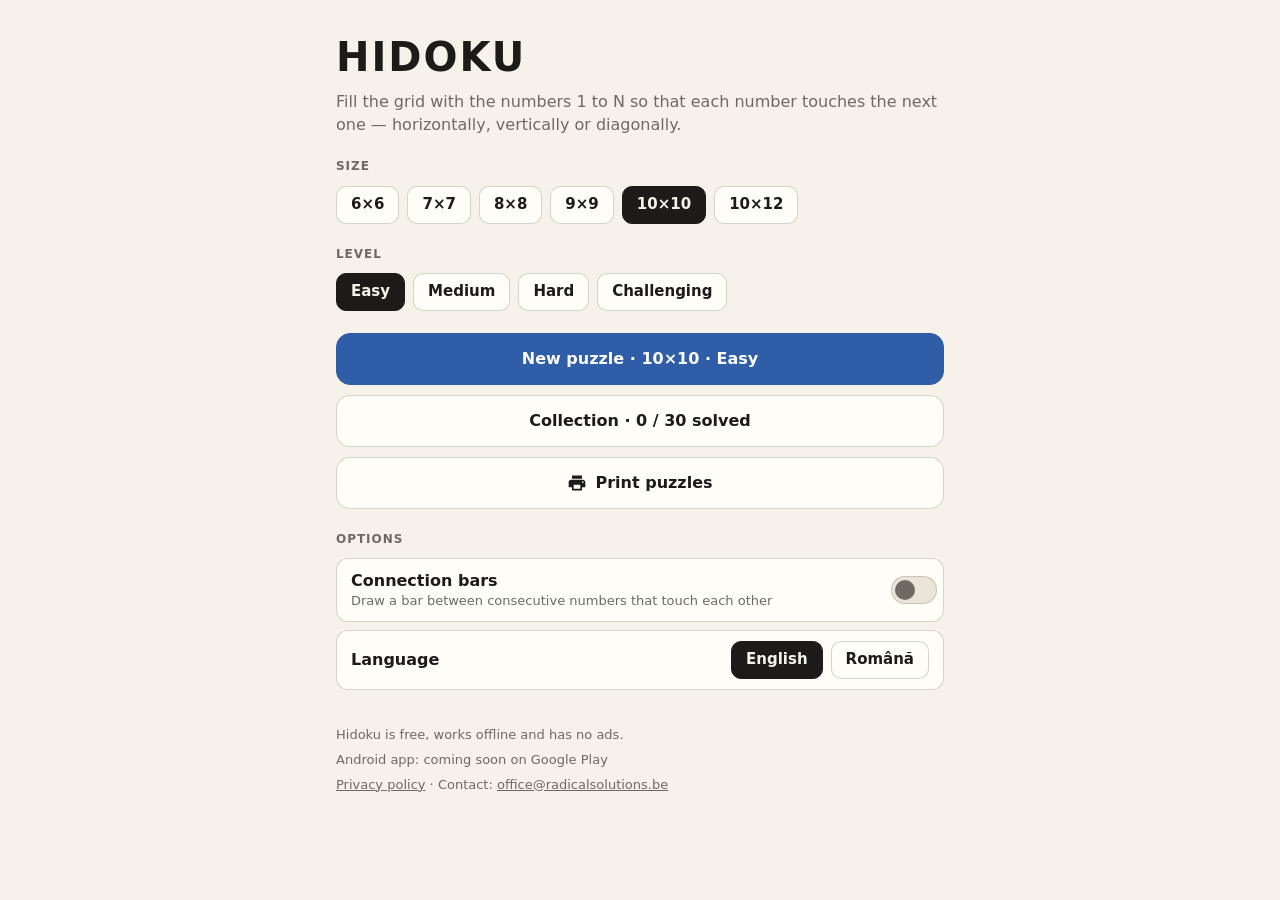
<file: index.html>
<!doctype html>
<html lang="en">
<head>
<meta charset="utf-8">
<meta name="viewport" content="width=device-width, initial-scale=1, viewport-fit=cover">
<title>Hidoku: Number Path Puzzle</title>
<meta name="description" content="Free Hidoku number path puzzles in your browser: six sizes, four levels, unique solutions, progress saving and printable puzzle sheets. No ads.">
<meta name="theme-color" content="#f6f2ea" media="(prefers-color-scheme: light)">
<meta name="theme-color" content="#18181a" media="(prefers-color-scheme: dark)">
<link rel="icon" href="icon-192.png">
<link rel="apple-touch-icon" href="icon-192.png">
<link rel="manifest" href="manifest.webmanifest">
<link rel="stylesheet" href="app.css">
<style id="page-style">@page { size: A4 portrait; margin: 12mm; }</style>
</head>
<body>
<div id="app" aria-live="polite"></div>
<div id="print-root" aria-hidden="true"></div>
<dialog id="dialog"></dialog>
<noscript><p style="padding:24px">Hidoku needs JavaScript to run.</p></noscript>
<script type="module" src="app.js"></script>
</body>
</html>
</file>
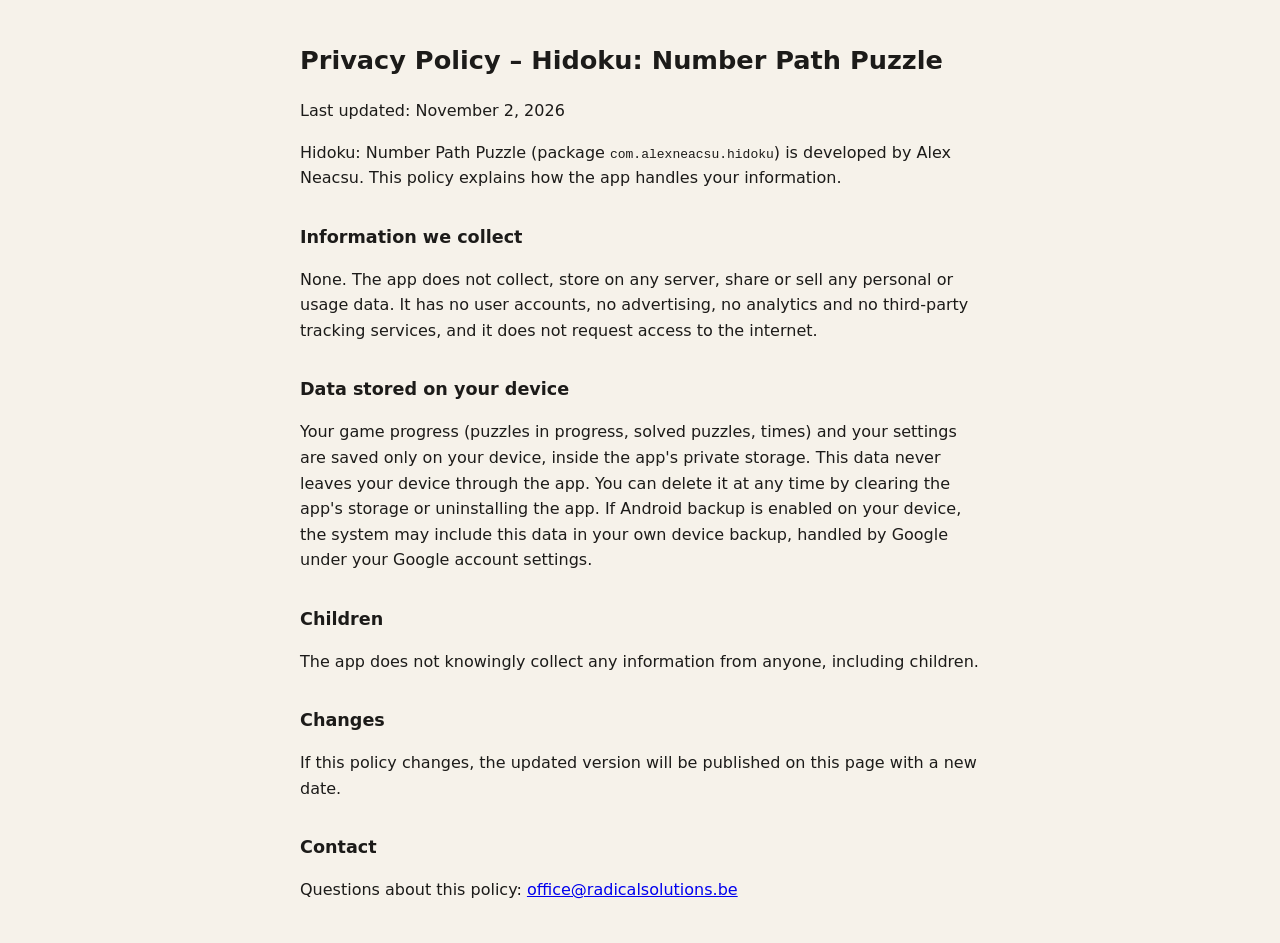
<file: privacy-policy.html>
<!doctype html>
<html lang="en">
<head>
<meta charset="utf-8">
<meta name="viewport" content="width=device-width, initial-scale=1">
<title>Hidoku – Privacy Policy</title>
<style>
  body { font-family: system-ui, -apple-system, Segoe UI, Roboto, sans-serif; max-width: 680px; margin: 40px auto; padding: 0 16px; line-height: 1.6; color: #1c1b19; background: #f6f2ea; }
  h1 { font-size: 1.6rem; } h2 { font-size: 1.1rem; margin-top: 1.8em; }
</style>
</head>
<body>
<h1>Privacy Policy – Hidoku: Number Path Puzzle</h1>
<p>Last updated: November 2, 2026</p>
<p>Hidoku: Number Path Puzzle (package <code>com.alexneacsu.hidoku</code>) is developed by Alex Neacsu. This policy explains how the app handles your information.</p>

<h2>Information we collect</h2>
<p>None. The app does not collect, store on any server, share or sell any personal or usage data. It has no user accounts, no advertising, no analytics and no third-party tracking services, and it does not request access to the internet.</p>

<h2>Data stored on your device</h2>
<p>Your game progress (puzzles in progress, solved puzzles, times) and your settings are saved only on your device, inside the app's private storage. This data never leaves your device through the app. You can delete it at any time by clearing the app's storage or uninstalling the app. If Android backup is enabled on your device, the system may include this data in your own device backup, handled by Google under your Google account settings.</p>

<h2>Children</h2>
<p>The app does not knowingly collect any information from anyone, including children.</p>

<h2>Changes</h2>
<p>If this policy changes, the updated version will be published on this page with a new date.</p>

<h2>Contact</h2>
<p>Questions about this policy: <a href="mailto:office@radicalsolutions.be">office@radicalsolutions.be</a></p>
</body>
</html>
</file>
<file: app.css>
:root {
  --paper: #f6f2ea;
  --card: #fffdf8;
  --ink: #1c1b19;
  --muted: #6e6a62;
  --pen: #2f5da8;
  --pen-ink: #ffffff;
  --highlight: #ffe08a;
  --grid: #8a857c;
  --line: rgba(138, 133, 124, 0.35);
  --success: #2e7d4f;
  --key: #ebe5d9;
  --bar: rgba(47, 93, 168, 0.28);
  --shadow: 0 1px 2px rgba(28, 27, 25, 0.06), 0 6px 24px rgba(28, 27, 25, 0.06);
  --radius: 14px;
  --font: system-ui, -apple-system, "Segoe UI", Roboto, "Helvetica Neue", Arial, sans-serif;
  color-scheme: light;
}
@media (prefers-color-scheme: dark) {
  :root {
    --paper: #18181a;
    --card: #222225;
    --ink: #ece7dd;
    --muted: #9c978e;
    --pen: #8ab4f8;
    --pen-ink: #0b1e3d;
    --highlight: #5e4d17;
    --grid: #55524d;
    --line: rgba(120, 116, 110, 0.35);
    --success: #7bc896;
    --key: #2c2c30;
    --bar: rgba(138, 180, 248, 0.36);
    --shadow: none;
    color-scheme: dark;
  }
}

* { box-sizing: border-box; }
html, body { margin: 0; height: 100%; }
body {
  background: var(--paper);
  color: var(--ink);
  font-family: var(--font);
  font-size: 16px;
  line-height: 1.45;
  -webkit-tap-highlight-color: transparent;
  overflow-x: hidden;
}
button { font: inherit; color: inherit; cursor: pointer; }
a { color: var(--pen); }
.muted { color: var(--muted); }
.hidden { display: none !important; }

/* ---------- layout ---------- */
.page {
  max-width: 640px;
  margin: 0 auto;
  padding: max(20px, env(safe-area-inset-top)) 16px 40px;
}
.title { font-size: 40px; font-weight: 900; letter-spacing: 2px; margin: 8px 0 4px; }
.intro { color: var(--muted); margin: 0 0 18px; }
.label {
  font-size: 12px; font-weight: 700; letter-spacing: 0.08em; text-transform: uppercase;
  color: var(--muted); margin: 22px 0 10px;
}
.chips { display: flex; flex-wrap: wrap; gap: 8px; }
.chip {
  border: 1px solid var(--line); background: var(--card); border-radius: 10px;
  padding: 7px 14px; font-weight: 600; font-size: 15px;
}
.chip[aria-pressed="true"] { background: var(--ink); color: var(--paper); border-color: var(--ink); }
.btn {
  display: flex; align-items: center; justify-content: center; gap: 8px;
  width: 100%; min-height: 52px; border-radius: var(--radius); border: 1px solid var(--line);
  background: var(--card); font-weight: 600; padding: 10px 16px; text-decoration: none; color: var(--ink);
}
.btn.primary { background: var(--pen); color: var(--pen-ink); border-color: var(--pen); }
.btn.dark { background: var(--ink); color: var(--paper); border-color: var(--ink); }
.btn-row { display: grid; gap: 10px; margin-top: 22px; }
.btn-row.two { grid-template-columns: 1fr 1fr; }

.continue {
  display: flex; align-items: center; gap: 14px; width: 100%; text-align: left;
  background: var(--ink); color: var(--paper); border: 0; border-radius: 16px; padding: 18px;
  margin-top: 8px;
}
.continue .t { font-weight: 700; font-size: 17px; }
.continue .s { opacity: 0.75; font-size: 13px; }
.progress { height: 4px; border-radius: 4px; background: rgba(255,255,255,0.18); margin-top: 10px; overflow: hidden; }
@media (prefers-color-scheme: dark) { .progress { background: rgba(0,0,0,0.25); } }
.progress > i { display: block; height: 100%; background: var(--highlight); }
@media (prefers-color-scheme: dark) { .progress > i { background: #e9c75a; } }

.row {
  display: flex; align-items: center; gap: 12px; background: var(--card);
  border: 1px solid var(--line); border-radius: 12px; padding: 10px 6px 10px 14px; margin-bottom: 8px;
}
.row .grow { flex: 1; min-width: 0; }
.row .grow button { all: unset; display: block; cursor: pointer; width: 100%; }
.row .t { font-weight: 600; }
.row .s { font-size: 13px; color: var(--muted); }
.icon-btn {
  border: 0; background: transparent; width: 40px; height: 40px; border-radius: 20px;
  display: inline-grid; place-items: center; color: var(--ink); flex: none;
}
.icon-btn:hover { background: var(--key); }
.icon-btn svg { width: 22px; height: 22px; fill: currentColor; }

.switch-row { cursor: pointer; }
.switch { width: 46px; height: 28px; border-radius: 14px; background: var(--key); position: relative; flex: none; border: 1px solid var(--line); }
.switch::after { content: ""; position: absolute; top: 3px; left: 3px; width: 20px; height: 20px; border-radius: 50%; background: var(--muted); transition: transform .15s; }
.switch[aria-checked="true"] { background: var(--pen); border-color: var(--pen); }
.switch[aria-checked="true"]::after { transform: translateX(18px); background: var(--pen-ink); }

.footer { margin-top: 36px; font-size: 13px; color: var(--muted); display: grid; gap: 6px; }
.footer a { color: var(--muted); }

/* ---------- top bar ---------- */
.topbar {
  display: flex; align-items: center; gap: 4px; padding: max(6px, env(safe-area-inset-top)) 6px 6px;
  max-width: 1100px; margin: 0 auto; width: 100%;
}
.topbar .grow { flex: 1; min-width: 0; padding-left: 4px; }
.topbar .t { font-weight: 700; font-size: 17px; }
.topbar .s { font-size: 13px; color: var(--muted); }
.timer { font-variant-numeric: tabular-nums; font-weight: 700; font-size: 17px; padding: 0 6px; }
.timer.done { color: var(--success); }

/* ---------- game ---------- */
.game { height: 100dvh; display: flex; flex-direction: column; }
.game-body {
  flex: 1; min-height: 0; display: flex; flex-direction: column; gap: 8px;
  max-width: 1100px; width: 100%; margin: 0 auto; padding: 0 10px max(12px, env(safe-area-inset-bottom));
}
.board-wrap { flex: 1; min-height: 0; display: flex; align-items: center; justify-content: center; }
.board-wrap svg { width: 100%; height: 100%; display: block; touch-action: manipulation; user-select: none; -webkit-user-select: none; }
.controls { width: 100%; max-width: 560px; margin: 0 auto; }
@media (min-aspect-ratio: 5/4) and (min-width: 700px) {
  .game-body { flex-direction: row; align-items: center; }
  .board-wrap { height: 100%; }
  .controls { width: 380px; flex: none; }
}
.keypad { display: grid; grid-template-columns: repeat(5, 1fr); gap: 8px; }
.key {
  height: 56px; border: 0; border-radius: 12px; background: var(--key); font-size: 24px; font-weight: 500;
  display: flex; flex-direction: column; align-items: center; justify-content: center; line-height: 1;
}
.key:active { filter: brightness(0.93); }
.key small { font-size: 11px; opacity: 0.7; margin-top: 3px; }
.key svg { width: 24px; height: 24px; fill: currentColor; }
.key[disabled] { opacity: 0.35; cursor: default; }
.key.check { grid-column: span 3; background: var(--ink); color: var(--paper); font-size: 18px; font-weight: 600; }
.solved {
  display: flex; align-items: center; gap: 12px; border-radius: 12px; padding: 14px;
  background: color-mix(in srgb, var(--success) 14%, transparent); margin-bottom: 8px;
}
.solved b { color: var(--success); font-size: 26px; }
.hint-keys { font-size: 12px; color: var(--muted); text-align: center; margin-top: 8px; }
@media (pointer: coarse) { .hint-keys { display: none; } }

/* board svg classes */
.b-bg { fill: var(--card); }
.b-sel { fill: var(--highlight); }
.b-grid { stroke: var(--grid); stroke-width: 1.5; }
.b-frame { fill: none; stroke: var(--ink); stroke-width: 6; }
.b-bar { stroke: var(--bar); stroke-width: 20; stroke-linecap: round; }
.b-g { fill: var(--ink); font-weight: 650; }
.b-v { fill: var(--pen); font-weight: 400; }
.b-v.ok { fill: var(--success); }
.b-hit { fill: transparent; cursor: pointer; }
.b-num { font-family: var(--font); text-anchor: middle; dominant-baseline: central; }

/* ---------- menu ---------- */
.menu {
  position: fixed; z-index: 20; min-width: 240px; background: var(--card); border: 1px solid var(--line);
  border-radius: 12px; box-shadow: 0 10px 40px rgba(0,0,0,0.18); padding: 6px;
}
.menu button {
  display: flex; align-items: center; justify-content: space-between; gap: 12px; width: 100%;
  border: 0; background: transparent; padding: 11px 12px; border-radius: 8px; text-align: left;
}
.menu button:hover { background: var(--key); }

/* ---------- collection ---------- */
.tiles { display: grid; grid-template-columns: repeat(auto-fill, minmax(78px, 1fr)); gap: 10px; }
.tile {
  aspect-ratio: 1; border-radius: 14px; border: 1px solid var(--line); background: var(--card);
  display: flex; flex-direction: column; align-items: center; justify-content: center; text-decoration: none; color: var(--ink);
}
.tile b { font-size: 22px; }
.tile small { font-size: 11px; opacity: .8; }
.tile.started { background: var(--highlight); }
.tile.done { background: var(--ink); color: var(--paper); }

/* ---------- dialog ---------- */
dialog {
  border: 0; border-radius: 20px; background: var(--card); color: var(--ink); padding: 22px;
  width: min(420px, calc(100vw - 32px)); box-shadow: 0 20px 60px rgba(0,0,0,0.3);
}
dialog::backdrop { background: rgba(10, 10, 10, 0.45); }
dialog h2 { margin: 0 0 8px; font-size: 21px; }
dialog p { margin: 0 0 18px; color: var(--muted); }
dialog .actions { display: flex; justify-content: flex-end; gap: 8px; }
dialog .actions button { border: 0; background: transparent; color: var(--pen); font-weight: 700; padding: 10px 14px; border-radius: 10px; }
dialog .actions button:hover { background: var(--key); }
.spinner { width: 36px; height: 36px; border-radius: 50%; border: 4px solid var(--key); border-top-color: var(--pen); animation: spin 0.9s linear infinite; margin: 4px auto 14px; }
@keyframes spin { to { transform: rotate(360deg); } }

/* ---------- print view ---------- */
.print-layout { max-width: 1100px; margin: 0 auto; padding: 0 16px 40px; display: grid; gap: 20px; }
@media (min-width: 900px) { .print-layout { grid-template-columns: 340px 1fr; align-items: start; } }
.panel { background: var(--card); border: 1px solid var(--line); border-radius: 16px; padding: 16px; }
.panel .label:first-child { margin-top: 0; }
.field { display: flex; align-items: center; gap: 10px; margin-top: 10px; }
.field input[type=number] {
  width: 72px; padding: 8px; border-radius: 10px; border: 1px solid var(--line); background: var(--paper); color: var(--ink); font: inherit;
}
.check-row { display: flex; align-items: center; gap: 10px; margin-top: 14px; cursor: pointer; }
.check-row input { width: 18px; height: 18px; accent-color: var(--pen); }
.preview { background: color-mix(in srgb, var(--grid) 30%, var(--paper)); border-radius: 16px; padding: 16px; min-height: 300px; overflow: hidden; }
.preview .sheet { margin: 0 auto 16px; box-shadow: 0 2px 12px rgba(0,0,0,0.18); }
.preview-empty { color: var(--muted); text-align: center; padding: 80px 10px; }

/* printed sheets (screen preview + print) */
.sheet {
  width: var(--pw, 186mm); height: var(--ph, 272mm); background: #fff; color: #000;
  display: flex; flex-direction: column; padding: 2mm 3mm; overflow: hidden;
  font-family: var(--font);
}
.sheet h1 { font-size: 22pt; font-weight: 900; margin: 0; text-align: center; letter-spacing: 0.5pt; }
.sheet .instr { text-align: center; font-size: 10pt; margin: 1.5mm 8mm 4mm; color: #222; }
.sheet .grids { flex: 1; min-height: 0; display: grid; gap: 6mm 8mm; }
.sheet .grids.n1 { grid-template: 1fr / 1fr; }
.sheet .grids.n2 { grid-template: 1fr 1fr / 1fr; }
.sheet .grids.n4 { grid-template: 1fr 1fr / 1fr 1fr; }
.sheet .grids.ans { grid-template: repeat(3, 1fr) / 1fr 1fr; }
.sheet .item { display: flex; flex-direction: column; min-height: 0; min-width: 0; }
.sheet .item .cap { text-align: center; font-size: 9pt; letter-spacing: 0.6pt; text-transform: uppercase; margin-bottom: 1.5mm; }
.sheet .item svg { flex: 1; min-height: 0; width: 100%; }
.sheet .foot { display: flex; justify-content: space-between; font-size: 7.5pt; color: #555; margin-top: 3mm; }
.p-bg { fill: #fff; }
.p-grid { stroke: #000; stroke-width: 2; }
.p-frame { fill: none; stroke: #000; stroke-width: 6; }
.p-g { fill: #000; font-weight: 500; }
.p-a { fill: #8a8a8a; font-weight: 400; }

#print-root { display: none; }
@media print {
  html, body { background: #fff !important; height: auto; }
  #app, dialog, .menu { display: none !important; }
  #print-root { display: block; }
  #print-root .sheet { break-after: page; page-break-after: always; box-shadow: none; margin: 0; zoom: 1; }
  #print-root .sheet:last-child { break-after: auto; page-break-after: auto; }
}
</file>
